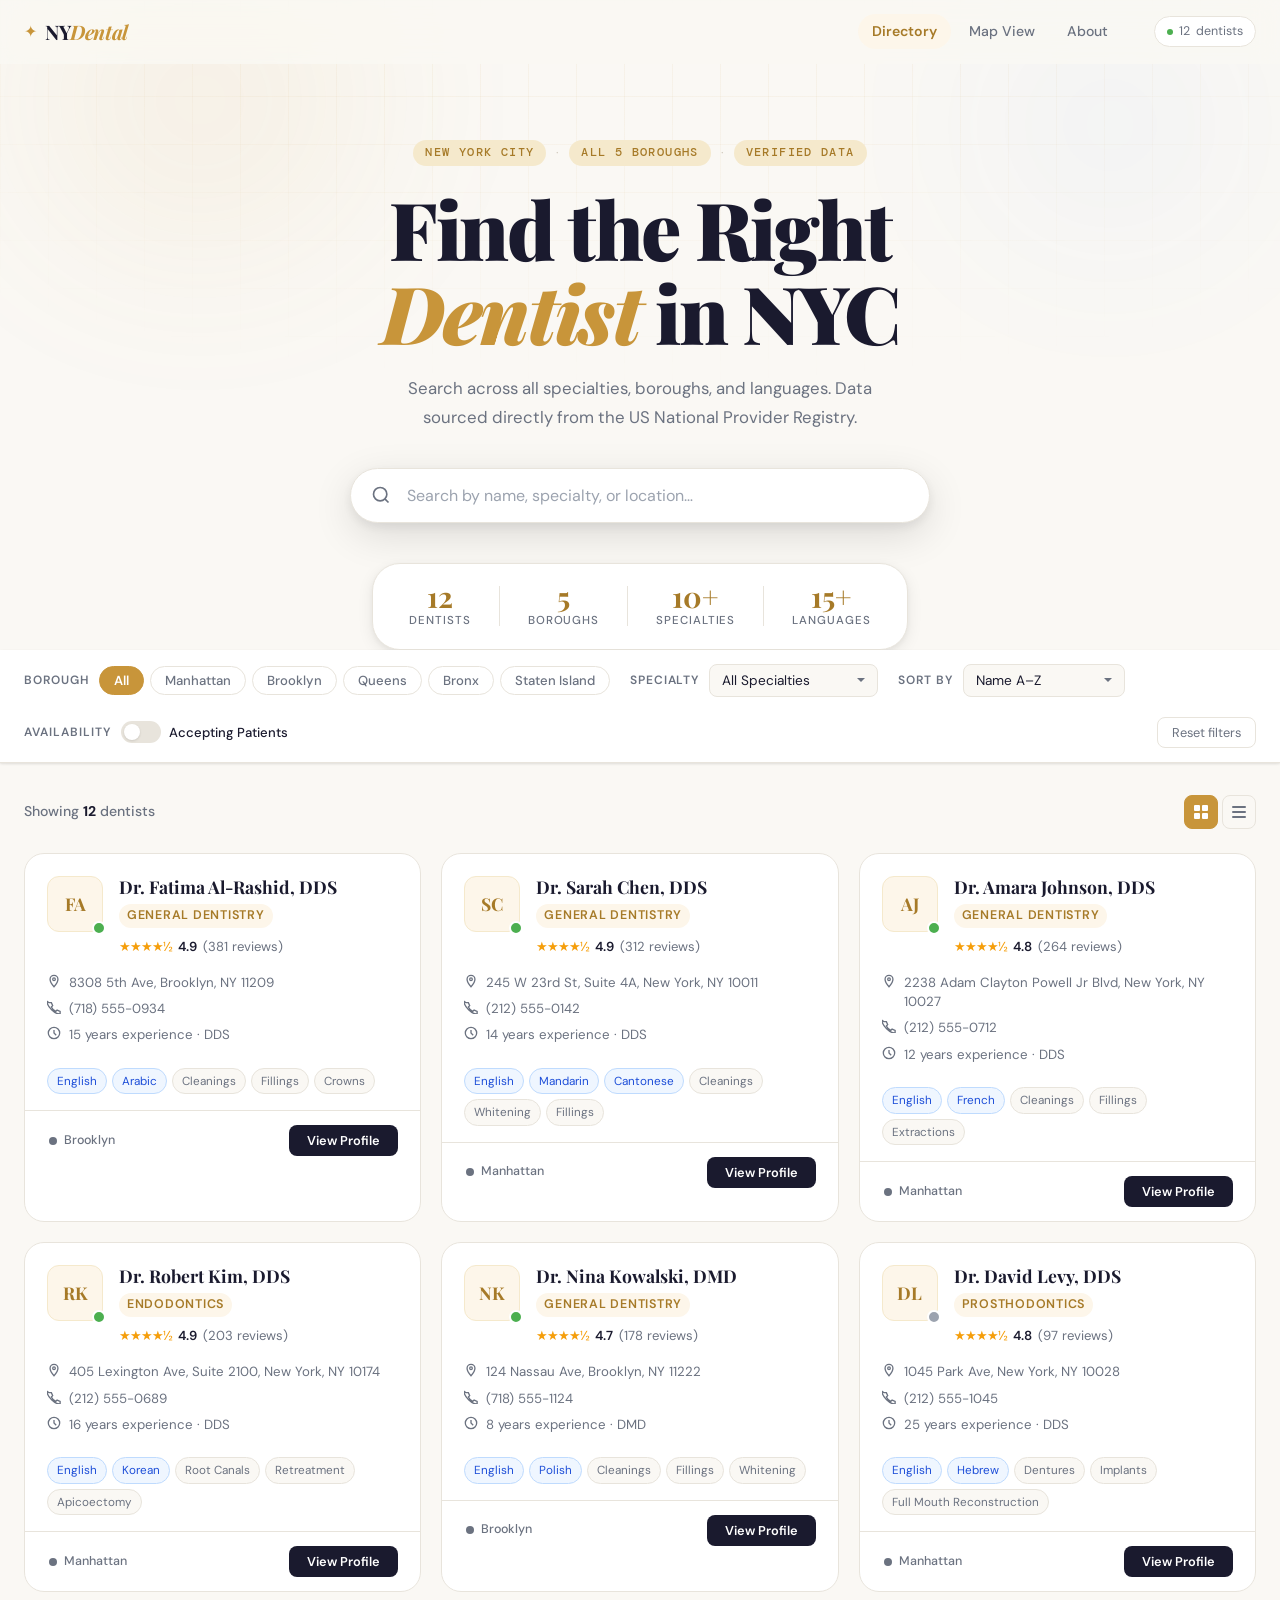
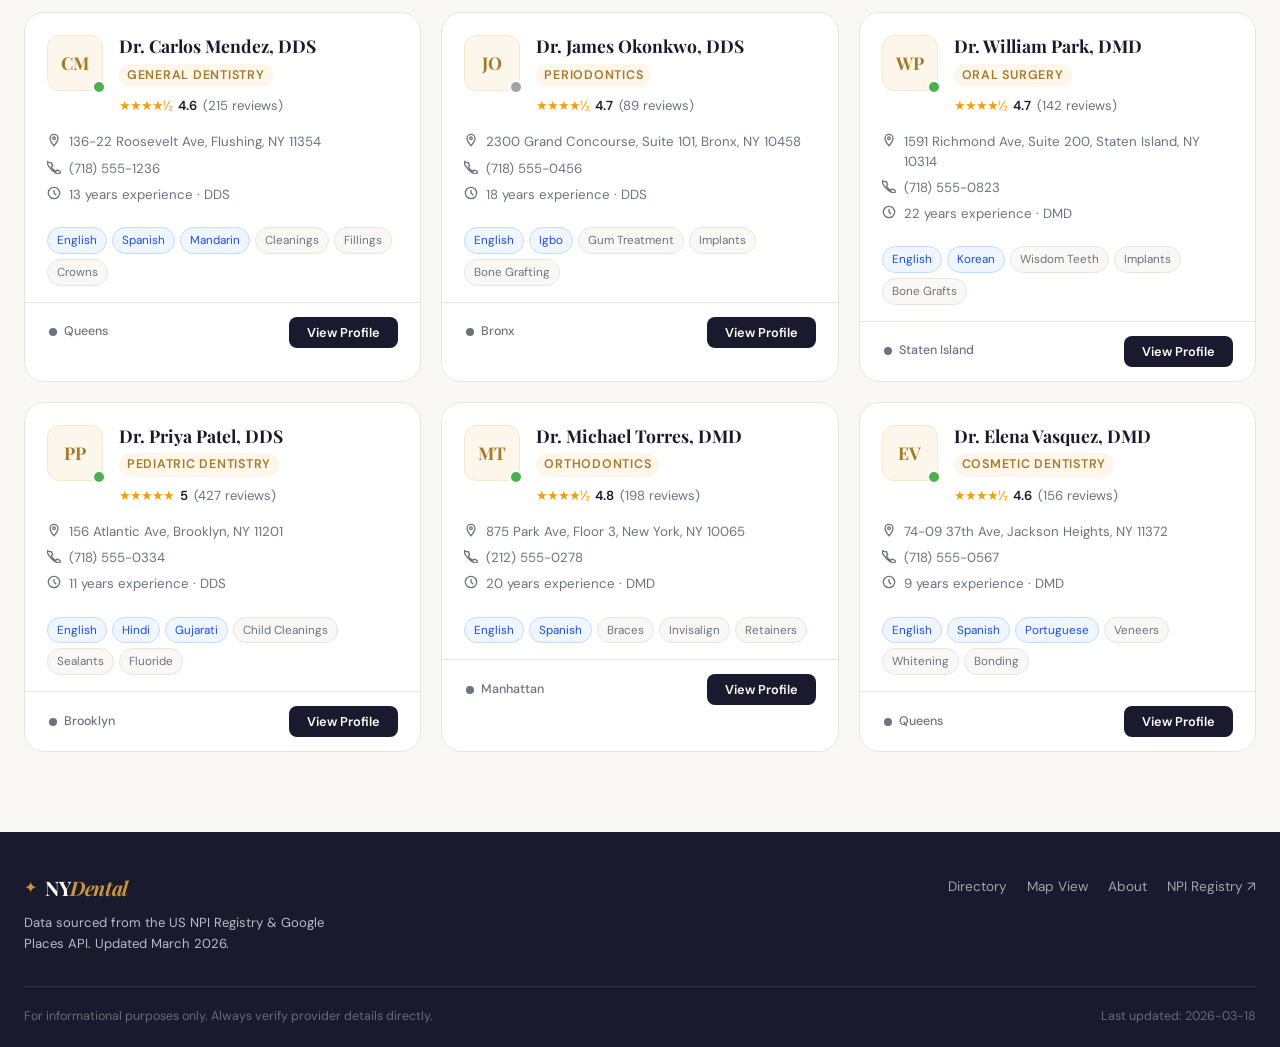
<file: index.html>
<!DOCTYPE html>
<html lang="en">
<head>
  <meta charset="UTF-8" />
  <meta name="viewport" content="width=device-width, initial-scale=1.0" />
  <title>NY Dental Directory — Find Your Dentist</title>
  <link rel="preconnect" href="https://fonts.googleapis.com" />
  <link rel="preconnect" href="https://fonts.gstatic.com" crossorigin />
  <link href="https://fonts.googleapis.com/css2?family=Playfair+Display:wght@400;700;900&family=DM+Sans:wght@300;400;500;600&family=DM+Mono:wght@400;500&display=swap" rel="stylesheet" />
  <link rel="stylesheet" href="style.css" />
</head>
<body>

  <!-- ── NAV ─────────────────────────────────────────────────────────── -->
  <nav class="nav" id="nav">
    <div class="nav-inner">
      <a href="index.html" class="nav-logo">
        <span class="logo-icon">✦</span>
        <span class="logo-text">NY<em>Dental</em></span>
      </a>
      <div class="nav-links">
        <a href="index.html" class="nav-link active">Directory</a>
        <a href="map.html" class="nav-link">Map View</a>
        <a href="about.html" class="nav-link">About</a>
      </div>
      <div class="nav-badge">
        <span class="badge-dot"></span>
        <span id="total-count">—</span> dentists
      </div>
    </div>
  </nav>

  <!-- ── HERO ────────────────────────────────────────────────────────── -->
  <header class="hero">
    <div class="hero-bg">
      <div class="hero-grid"></div>
      <div class="hero-blob hero-blob-1"></div>
      <div class="hero-blob hero-blob-2"></div>
    </div>
    <div class="hero-content">
      <div class="hero-eyebrow">
        <span class="eyebrow-tag">New York City</span>
        <span class="eyebrow-divider">·</span>
        <span class="eyebrow-tag">All 5 Boroughs</span>
        <span class="eyebrow-divider">·</span>
        <span class="eyebrow-tag">Verified Data</span>
      </div>
      <h1 class="hero-title">
        Find the Right<br />
        <em>Dentist</em> in NYC
      </h1>
      <p class="hero-sub">Search across all specialties, boroughs, and languages. Data sourced directly from the US National Provider Registry.</p>
      <div class="hero-search-wrap">
        <div class="search-box">
          <svg class="search-icon" viewBox="0 0 24 24" fill="none" stroke="currentColor" stroke-width="2"><circle cx="11" cy="11" r="8"/><path d="m21 21-4.35-4.35"/></svg>
          <input type="text" id="search-input" placeholder="Search by name, specialty, or location…" autocomplete="off" />
          <button class="search-clear" id="search-clear" aria-label="Clear search">×</button>
        </div>
      </div>
    </div>
    <div class="hero-stats">
      <div class="stat-item">
        <span class="stat-num" id="stat-total">—</span>
        <span class="stat-label">Dentists</span>
      </div>
      <div class="stat-divider"></div>
      <div class="stat-item">
        <span class="stat-num">5</span>
        <span class="stat-label">Boroughs</span>
      </div>
      <div class="stat-divider"></div>
      <div class="stat-item">
        <span class="stat-num">10+</span>
        <span class="stat-label">Specialties</span>
      </div>
      <div class="stat-divider"></div>
      <div class="stat-item">
        <span class="stat-num">15+</span>
        <span class="stat-label">Languages</span>
      </div>
    </div>
  </header>

  <!-- ── FILTER BAR ───────────────────────────────────────────────────── -->
  <section class="filter-bar" id="filter-bar">
    <div class="filter-inner">
      <div class="filter-group">
        <label class="filter-label">Borough</label>
        <div class="pill-group" id="filter-borough">
          <button class="pill active" data-value="">All</button>
          <button class="pill" data-value="Manhattan">Manhattan</button>
          <button class="pill" data-value="Brooklyn">Brooklyn</button>
          <button class="pill" data-value="Queens">Queens</button>
          <button class="pill" data-value="Bronx">Bronx</button>
          <button class="pill" data-value="Staten Island">Staten Island</button>
        </div>
      </div>
      <div class="filter-group">
        <label class="filter-label">Specialty</label>
        <select class="filter-select" id="filter-specialty">
          <option value="">All Specialties</option>
        </select>
      </div>
      <div class="filter-group">
        <label class="filter-label">Sort By</label>
        <select class="filter-select" id="filter-sort">
          <option value="name">Name A–Z</option>
          <option value="rating">Highest Rated</option>
          <option value="experience">Most Experienced</option>
          <option value="reviews">Most Reviews</option>
        </select>
      </div>
      <div class="filter-group">
        <label class="filter-label">Availability</label>
        <label class="toggle-wrap">
          <input type="checkbox" id="filter-accepting" />
          <span class="toggle"></span>
          <span class="toggle-label">Accepting Patients</span>
        </label>
      </div>
      <button class="filter-reset" id="filter-reset">Reset filters</button>
    </div>
  </section>

  <!-- ── RESULTS ──────────────────────────────────────────────────────── -->
  <main class="main-content">
    <div class="results-header">
      <p class="results-count" id="results-count">Loading…</p>
      <div class="view-toggle">
        <button class="view-btn active" id="view-grid" title="Grid view">
          <svg viewBox="0 0 16 16" fill="currentColor"><rect x="1" y="1" width="6" height="6" rx="1"/><rect x="9" y="1" width="6" height="6" rx="1"/><rect x="1" y="9" width="6" height="6" rx="1"/><rect x="9" y="9" width="6" height="6" rx="1"/></svg>
        </button>
        <button class="view-btn" id="view-list" title="List view">
          <svg viewBox="0 0 16 16" fill="currentColor"><rect x="1" y="2" width="14" height="2" rx="1"/><rect x="1" y="7" width="14" height="2" rx="1"/><rect x="1" y="12" width="14" height="2" rx="1"/></svg>
        </button>
      </div>
    </div>

    <div class="cards-grid" id="cards-container">
      <!-- Cards injected by JS -->
    </div>

    <div class="no-results hidden" id="no-results">
      <div class="no-results-icon">🦷</div>
      <h3>No dentists found</h3>
      <p>Try adjusting your filters or search term.</p>
      <button class="btn-outline" id="no-results-reset">Clear all filters</button>
    </div>

    <div class="loader" id="loader">
      <div class="loader-teeth">
        <div class="tooth"></div>
        <div class="tooth"></div>
        <div class="tooth"></div>
      </div>
      <p>Loading dentists…</p>
    </div>
  </main>

  <!-- ── MODAL ────────────────────────────────────────────────────────── -->
  <div class="modal-overlay" id="modal-overlay">
    <div class="modal" id="modal">
      <button class="modal-close" id="modal-close" aria-label="Close">×</button>
      <div class="modal-body" id="modal-body">
        <!-- Populated by JS -->
      </div>
    </div>
  </div>

  <!-- ── FOOTER ───────────────────────────────────────────────────────── -->
  <footer class="footer">
    <div class="footer-inner">
      <div class="footer-left">
        <span class="nav-logo"><span class="logo-icon">✦</span><span class="logo-text">NY<em>Dental</em></span></span>
        <p>Data sourced from the US NPI Registry &amp; Google Places API. Updated March 2026.</p>
      </div>
      <div class="footer-links">
        <a href="index.html">Directory</a>
        <a href="map.html">Map View</a>
        <a href="about.html">About</a>
        <a href="https://npiregistry.cms.hhs.gov" target="_blank" rel="noopener">NPI Registry ↗</a>
      </div>
    </div>
    <div class="footer-bottom">
      <span>For informational purposes only. Always verify provider details directly.</span>
      <span id="footer-updated"></span>
    </div>
  </footer>

  <script src="app.js"></script>
</body>
</html>
</file>
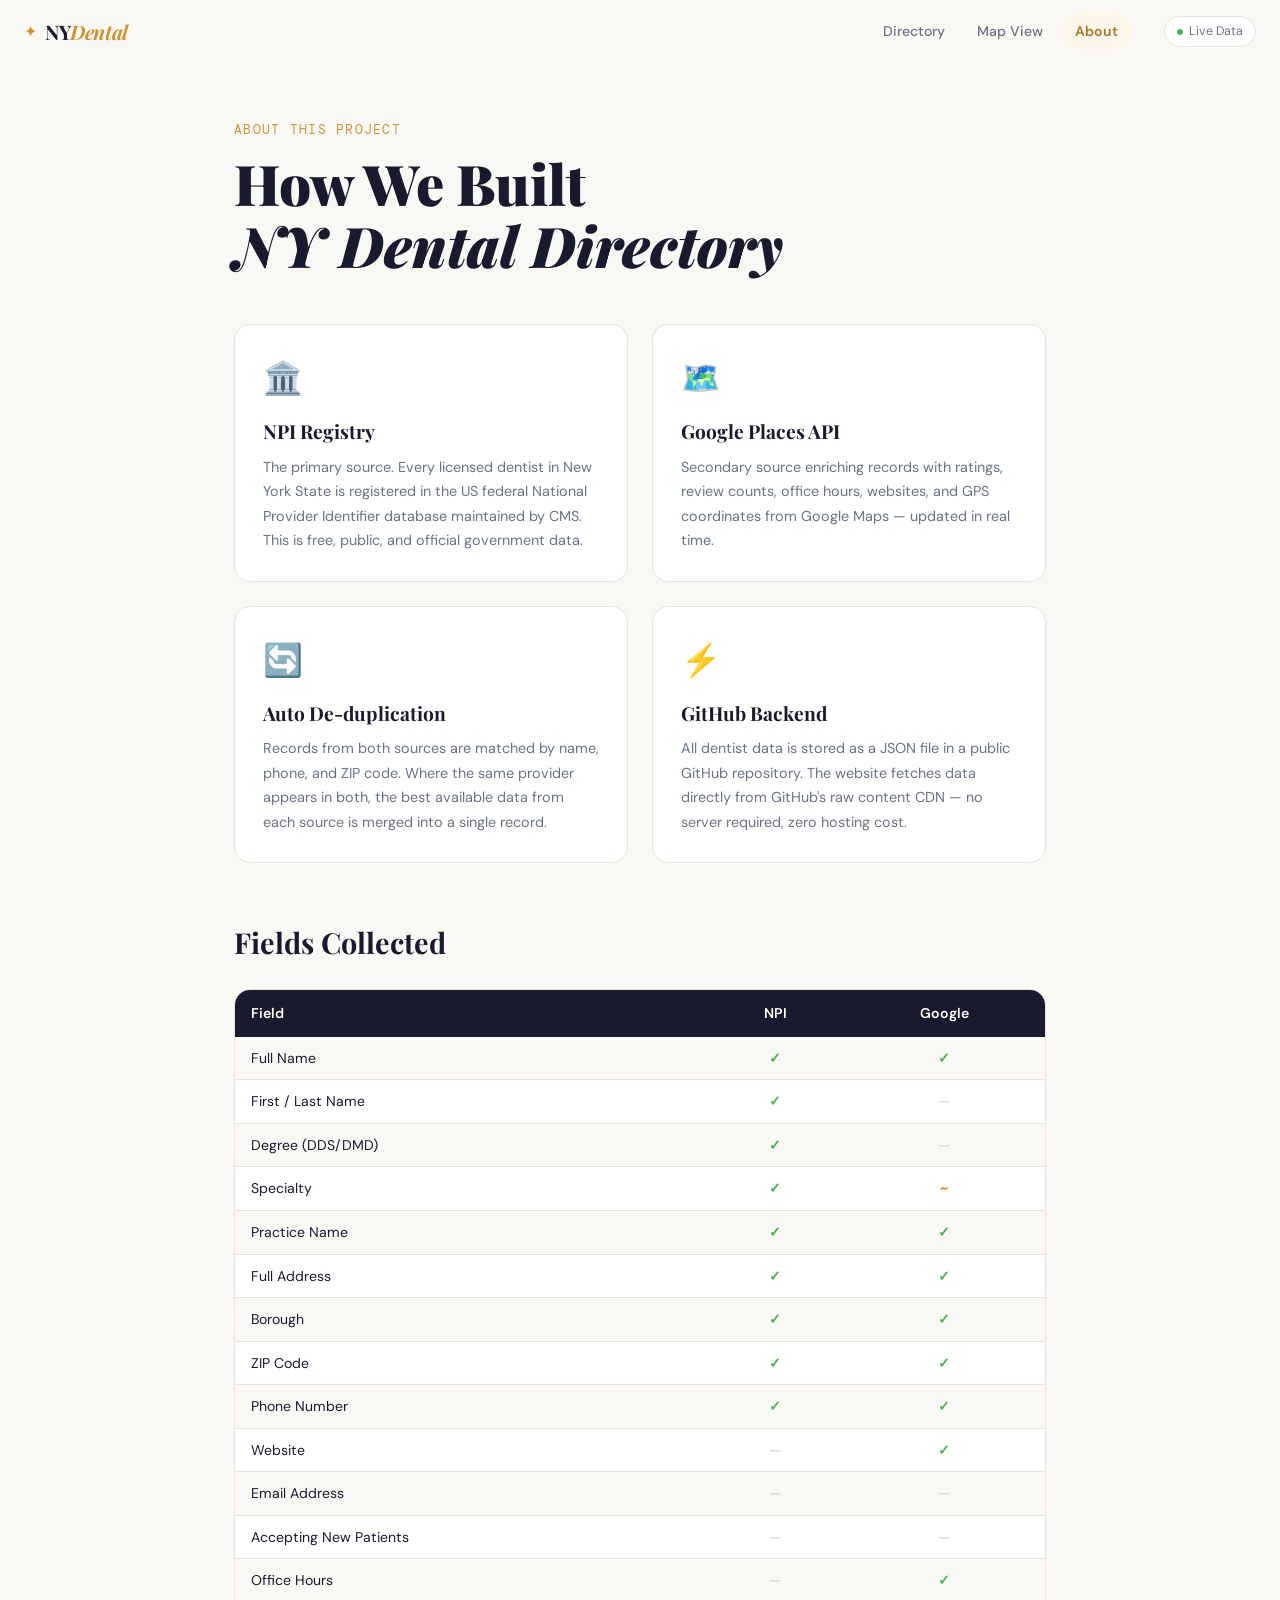
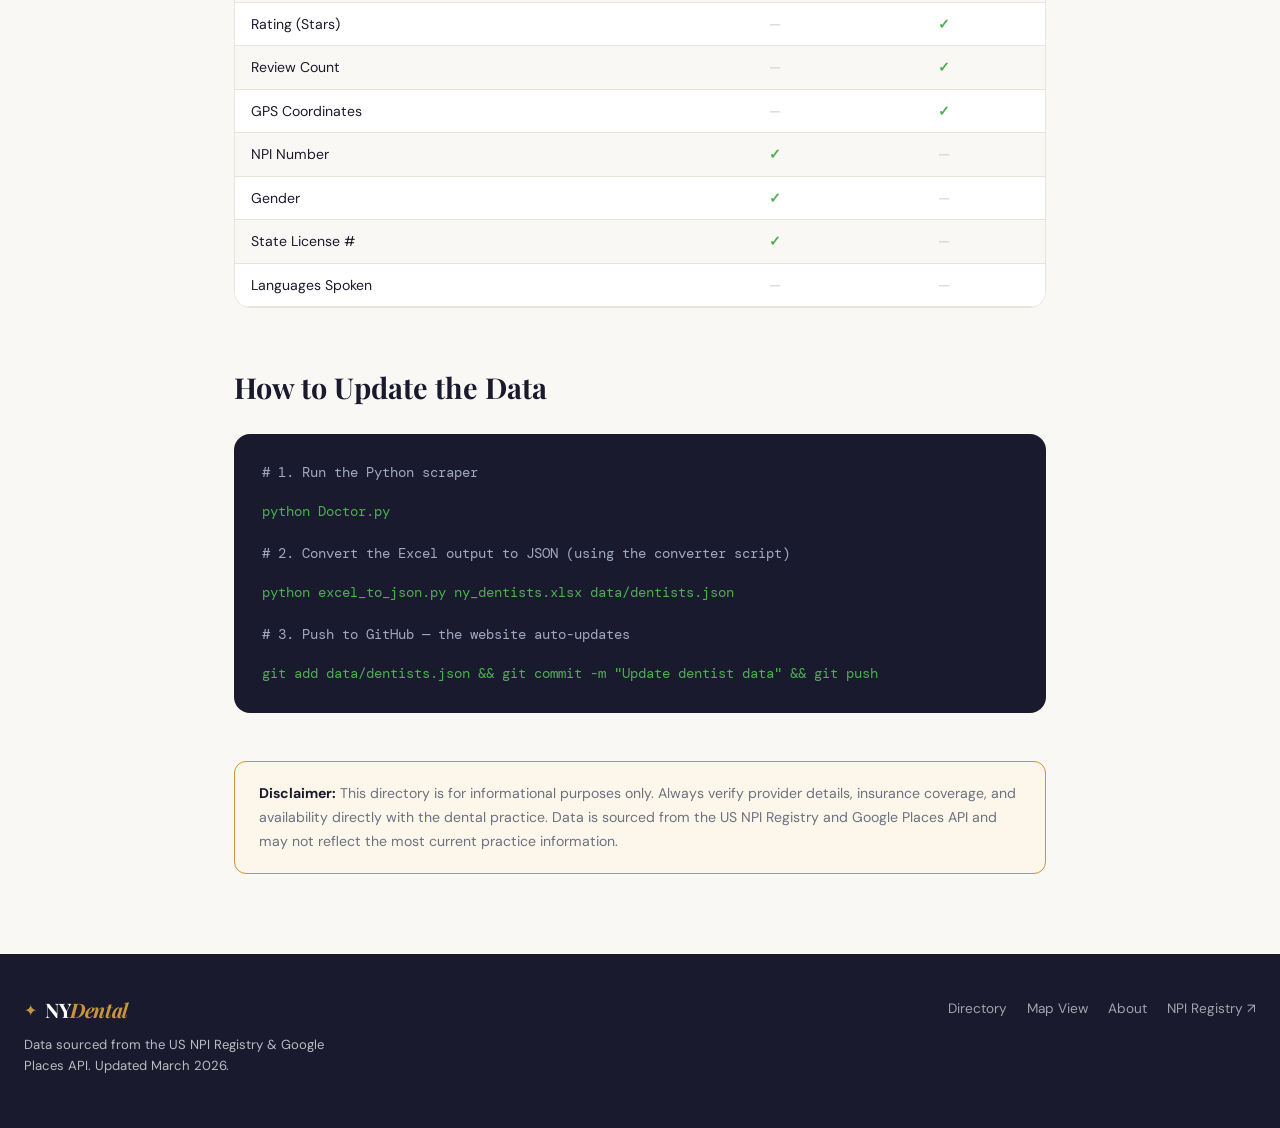
<file: about.html>
<!DOCTYPE html>
<html lang="en">
<head>
  <meta charset="UTF-8" />
  <meta name="viewport" content="width=device-width, initial-scale=1.0" />
  <title>About — NY Dental Directory</title>
  <link rel="preconnect" href="https://fonts.googleapis.com" />
  <link rel="preconnect" href="https://fonts.gstatic.com" crossorigin />
  <link href="https://fonts.googleapis.com/css2?family=Playfair+Display:wght@400;700;900&family=DM+Sans:wght@300;400;500;600&family=DM+Mono:wght@400;500&display=swap" rel="stylesheet" />
  <link rel="stylesheet" href="style.css" />
</head>
<body>

  <nav class="nav" id="nav">
    <div class="nav-inner">
      <a href="index.html" class="nav-logo">
        <span class="logo-icon">✦</span>
        <span class="logo-text">NY<em>Dental</em></span>
      </a>
      <div class="nav-links">
        <a href="index.html" class="nav-link">Directory</a>
        <a href="map.html" class="nav-link">Map View</a>
        <a href="about.html" class="nav-link active">About</a>
      </div>
      <div class="nav-badge">
        <span class="badge-dot"></span>Live Data
      </div>
    </div>
  </nav>

  <main style="max-width:860px; margin:0 auto; padding:120px 24px 80px;">
    <div style="margin-bottom:48px;">
      <p style="font-family:var(--font-mono); font-size:0.8rem; color:var(--accent); letter-spacing:0.1em; margin-bottom:12px;">ABOUT THIS PROJECT</p>
      <h1 style="font-family:var(--font-display); font-size:clamp(2rem,5vw,3.5rem); font-weight:900; color:var(--ink); line-height:1.1;">How We Built<br/><em>NY Dental Directory</em></h1>
    </div>

    <div class="about-grid" style="display:grid; grid-template-columns:1fr 1fr; gap:24px; margin-bottom:56px;">
      <div class="about-card" style="background:var(--surface); border:1px solid var(--border); border-radius:16px; padding:28px;">
        <div style="font-size:2rem; margin-bottom:12px;">🏛️</div>
        <h3 style="font-family:var(--font-display); font-size:1.2rem; color:var(--ink); margin-bottom:8px;">NPI Registry</h3>
        <p style="font-size:0.9rem; color:var(--muted); line-height:1.7;">The primary source. Every licensed dentist in New York State is registered in the US federal National Provider Identifier database maintained by CMS. This is free, public, and official government data.</p>
      </div>
      <div class="about-card" style="background:var(--surface); border:1px solid var(--border); border-radius:16px; padding:28px;">
        <div style="font-size:2rem; margin-bottom:12px;">🗺️</div>
        <h3 style="font-family:var(--font-display); font-size:1.2rem; color:var(--ink); margin-bottom:8px;">Google Places API</h3>
        <p style="font-size:0.9rem; color:var(--muted); line-height:1.7;">Secondary source enriching records with ratings, review counts, office hours, websites, and GPS coordinates from Google Maps — updated in real time.</p>
      </div>
      <div class="about-card" style="background:var(--surface); border:1px solid var(--border); border-radius:16px; padding:28px;">
        <div style="font-size:2rem; margin-bottom:12px;">🔄</div>
        <h3 style="font-family:var(--font-display); font-size:1.2rem; color:var(--ink); margin-bottom:8px;">Auto De-duplication</h3>
        <p style="font-size:0.9rem; color:var(--muted); line-height:1.7;">Records from both sources are matched by name, phone, and ZIP code. Where the same provider appears in both, the best available data from each source is merged into a single record.</p>
      </div>
      <div class="about-card" style="background:var(--surface); border:1px solid var(--border); border-radius:16px; padding:28px;">
        <div style="font-size:2rem; margin-bottom:12px;">⚡</div>
        <h3 style="font-family:var(--font-display); font-size:1.2rem; color:var(--ink); margin-bottom:8px;">GitHub Backend</h3>
        <p style="font-size:0.9rem; color:var(--muted); line-height:1.7;">All dentist data is stored as a JSON file in a public GitHub repository. The website fetches data directly from GitHub's raw content CDN — no server required, zero hosting cost.</p>
      </div>
    </div>

    <h2 style="font-family:var(--font-display); font-size:1.8rem; color:var(--ink); margin-bottom:24px;">Fields Collected</h2>
    <div style="background:var(--surface); border:1px solid var(--border); border-radius:16px; overflow:hidden; margin-bottom:56px;">
      <table style="width:100%; border-collapse:collapse; font-size:0.88rem;">
        <thead>
          <tr style="background:var(--ink); color:white;">
            <th style="padding:12px 16px; text-align:left; font-weight:600;">Field</th>
            <th style="padding:12px 16px; text-align:center; font-weight:600;">NPI</th>
            <th style="padding:12px 16px; text-align:center; font-weight:600;">Google</th>
          </tr>
        </thead>
        <tbody id="fields-table">
          <!-- Populated by JS -->
        </tbody>
      </table>
    </div>

    <h2 style="font-family:var(--font-display); font-size:1.8rem; color:var(--ink); margin-bottom:24px;">How to Update the Data</h2>
    <div style="background:#1a1a2e; border-radius:16px; padding:28px; margin-bottom:48px;">
      <p style="color:#a0a8c0; font-size:0.85rem; margin-bottom:16px; font-family:var(--font-mono);"># 1. Run the Python scraper</p>
      <p style="color:#4CAF50; font-family:var(--font-mono); font-size:0.9rem; margin-bottom:20px;">python Doctor.py</p>
      <p style="color:#a0a8c0; font-size:0.85rem; margin-bottom:16px; font-family:var(--font-mono);"># 2. Convert the Excel output to JSON (using the converter script)</p>
      <p style="color:#4CAF50; font-family:var(--font-mono); font-size:0.9rem; margin-bottom:20px;">python excel_to_json.py ny_dentists.xlsx data/dentists.json</p>
      <p style="color:#a0a8c0; font-size:0.85rem; margin-bottom:16px; font-family:var(--font-mono);"># 3. Push to GitHub — the website auto-updates</p>
      <p style="color:#4CAF50; font-family:var(--font-mono); font-size:0.9rem;">git add data/dentists.json && git commit -m "Update dentist data" && git push</p>
    </div>

    <div style="background:var(--accent-pale); border:1px solid var(--accent); border-radius:12px; padding:20px 24px; font-size:0.88rem; color:var(--muted); line-height:1.7;">
      <strong style="color:var(--ink);">Disclaimer:</strong> This directory is for informational purposes only. Always verify provider details, insurance coverage, and availability directly with the dental practice. Data is sourced from the US NPI Registry and Google Places API and may not reflect the most current practice information.
    </div>
  </main>

  <footer class="footer">
    <div class="footer-inner">
      <div class="footer-left">
        <span class="nav-logo"><span class="logo-icon">✦</span><span class="logo-text">NY<em>Dental</em></span></span>
        <p>Data sourced from the US NPI Registry &amp; Google Places API. Updated March 2026.</p>
      </div>
      <div class="footer-links">
        <a href="index.html">Directory</a>
        <a href="map.html">Map View</a>
        <a href="about.html">About</a>
        <a href="https://npiregistry.cms.hhs.gov" target="_blank" rel="noopener">NPI Registry ↗</a>
      </div>
    </div>
  </footer>

  <script>
    const fields = [
      ["Full Name", true, true], ["First / Last Name", true, false],
      ["Degree (DDS/DMD)", true, false], ["Specialty", true, "partial"],
      ["Practice Name", true, true], ["Full Address", true, true],
      ["Borough", true, true], ["ZIP Code", true, true],
      ["Phone Number", true, true], ["Website", false, true],
      ["Email Address", false, false], ["Accepting New Patients", false, false],
      ["Office Hours", false, true], ["Rating (Stars)", false, true],
      ["Review Count", false, true], ["GPS Coordinates", false, true],
      ["NPI Number", true, false], ["Gender", true, false],
      ["State License #", true, false], ["Languages Spoken", false, false],
    ];
    const tbody = document.getElementById('fields-table');
    fields.forEach(([name, npi, goo], i) => {
      const tick = v => v === true ? '<span style="color:#4CAF50;font-weight:700;">✓</span>'
        : v === 'partial' ? '<span style="color:#E67E22;font-weight:700;">~</span>'
        : '<span style="color:#ccc;">—</span>';
      tbody.innerHTML += `<tr style="background:${i%2===0?'var(--bg)':'var(--surface)'}; border-bottom:1px solid var(--border);">
        <td style="padding:10px 16px; color:var(--ink);">${name}</td>
        <td style="padding:10px 16px; text-align:center;">${tick(npi)}</td>
        <td style="padding:10px 16px; text-align:center;">${tick(goo)}</td>
      </tr>`;
    });

    // Scroll nav
    window.addEventListener('scroll', () => {
      document.getElementById('nav').classList.toggle('scrolled', window.scrollY > 20);
    });
  </script>
</body>
</html>
</file>
<file: style.css>
/* ══════════════════════════════════════════════════════════════════
   NY Dental Directory — Stylesheet
   Aesthetic: Refined editorial · Warm ivory · Gold accent · Serif display
   ══════════════════════════════════════════════════════════════════ */

/* ── Reset & Variables ─────────────────────────────────────────── */
*, *::before, *::after { box-sizing: border-box; margin: 0; padding: 0; }

:root {
  --font-display: 'Playfair Display', Georgia, serif;
  --font-body:    'DM Sans', sans-serif;
  --font-mono:    'DM Mono', monospace;

  --ink:          #1a1a2e;
  --ink-soft:     #2d2d44;
  --muted:        #6b7280;
  --muted-light:  #9ca3af;
  --bg:           #faf8f4;
  --surface:      #ffffff;
  --border:       #e8e4dc;
  --border-dark:  #d1cbbe;

  --accent:       #C8953A;
  --accent-dark:  #A67A28;
  --accent-pale:  #fdf6ea;
  --accent-light: #f5e9cc;

  --green:        #4CAF50;
  --red:          #ef4444;
  --blue:         #3B82F6;

  --radius-sm:    8px;
  --radius-md:    12px;
  --radius-lg:    20px;
  --radius-xl:    28px;

  --shadow-sm:    0 1px 3px rgba(0,0,0,0.07), 0 1px 2px rgba(0,0,0,0.05);
  --shadow-md:    0 4px 16px rgba(0,0,0,0.08), 0 2px 6px rgba(0,0,0,0.05);
  --shadow-lg:    0 12px 40px rgba(0,0,0,0.12), 0 4px 12px rgba(0,0,0,0.07);
  --shadow-xl:    0 24px 64px rgba(0,0,0,0.16);
}

html { scroll-behavior: smooth; }

body {
  font-family: var(--font-body);
  background: var(--bg);
  color: var(--ink);
  line-height: 1.6;
  -webkit-font-smoothing: antialiased;
}

/* ── Navigation ────────────────────────────────────────────────── */
.nav {
  position: fixed; top: 0; left: 0; right: 0; z-index: 1000;
  height: 64px;
  background: rgba(250, 248, 244, 0.85);
  backdrop-filter: blur(12px) saturate(180%);
  -webkit-backdrop-filter: blur(12px);
  border-bottom: 1px solid transparent;
  transition: all 0.3s ease;
}
.nav.scrolled {
  border-bottom-color: var(--border);
  background: rgba(250, 248, 244, 0.96);
  box-shadow: var(--shadow-sm);
}
.nav-inner {
  max-width: 1320px; margin: 0 auto;
  height: 100%; padding: 0 24px;
  display: flex; align-items: center; gap: 32px;
}
.nav-logo {
  display: flex; align-items: center; gap: 8px;
  text-decoration: none; flex-shrink: 0;
}
.logo-icon { font-size: 1rem; color: var(--accent); }
.logo-text {
  font-family: var(--font-display); font-size: 1.25rem;
  font-weight: 700; color: var(--ink); letter-spacing: -0.02em;
}
.logo-text em { font-style: italic; color: var(--accent); }
.nav-links {
  display: flex; gap: 4px; margin-left: auto;
}
.nav-link {
  padding: 6px 14px; border-radius: 100px; font-size: 0.88rem;
  font-weight: 500; color: var(--muted); text-decoration: none;
  transition: all 0.18s ease;
}
.nav-link:hover { color: var(--ink); background: var(--border); }
.nav-link.active { color: var(--accent-dark); background: var(--accent-pale); font-weight: 600; }
.nav-badge {
  display: flex; align-items: center; gap: 6px;
  font-size: 0.78rem; color: var(--muted); white-space: nowrap;
  padding: 5px 12px; border: 1px solid var(--border);
  border-radius: 100px; background: var(--surface);
}
.badge-dot {
  width: 6px; height: 6px; border-radius: 50%;
  background: var(--green); animation: pulse 2s infinite;
}
@keyframes pulse {
  0%,100% { opacity: 1; }
  50% { opacity: 0.4; }
}

/* ── Hero ──────────────────────────────────────────────────────── */
.hero {
  position: relative; padding: 140px 24px 0;
  overflow: hidden; min-height: 580px;
  display: flex; flex-direction: column; align-items: center;
}
.hero-bg {
  position: absolute; inset: 0; pointer-events: none; z-index: 0;
}
.hero-grid {
  position: absolute; inset: 0;
  background-image:
    linear-gradient(rgba(200,149,58,0.06) 1px, transparent 1px),
    linear-gradient(90deg, rgba(200,149,58,0.06) 1px, transparent 1px);
  background-size: 48px 48px;
  mask-image: radial-gradient(ellipse 80% 60% at 50% 0%, black 30%, transparent 100%);
}
.hero-blob {
  position: absolute; border-radius: 50%; filter: blur(80px); opacity: 0.35;
}
.hero-blob-1 {
  width: 600px; height: 400px; top: -100px; left: -100px;
  background: radial-gradient(circle, rgba(200,149,58,0.3) 0%, transparent 70%);
  animation: blobFloat 8s ease-in-out infinite;
}
.hero-blob-2 {
  width: 500px; height: 350px; top: -50px; right: -80px;
  background: radial-gradient(circle, rgba(59,130,246,0.15) 0%, transparent 70%);
  animation: blobFloat 10s ease-in-out infinite reverse;
}
@keyframes blobFloat {
  0%,100% { transform: translateY(0) scale(1); }
  50% { transform: translateY(-30px) scale(1.05); }
}
.hero-content {
  position: relative; z-index: 1; text-align: center;
  max-width: 760px; width: 100%;
}
.hero-eyebrow {
  display: flex; align-items: center; justify-content: center;
  gap: 10px; margin-bottom: 20px; flex-wrap: wrap;
}
.eyebrow-tag {
  font-family: var(--font-mono); font-size: 0.72rem; font-weight: 500;
  letter-spacing: 0.12em; text-transform: uppercase;
  color: var(--accent-dark); background: var(--accent-light);
  padding: 4px 12px; border-radius: 100px;
}
.eyebrow-divider { color: var(--border-dark); font-size: 0.8rem; }
.hero-title {
  font-family: var(--font-display); font-size: clamp(2.8rem, 7vw, 5rem);
  font-weight: 900; line-height: 1.05; color: var(--ink);
  letter-spacing: -0.03em; margin-bottom: 20px;
}
.hero-title em { color: var(--accent); font-style: italic; }
.hero-sub {
  font-size: 1.05rem; color: var(--muted); max-width: 520px;
  margin: 0 auto 36px; line-height: 1.7;
}
.hero-search-wrap { margin-bottom: 0; }
.search-box {
  position: relative; max-width: 580px; margin: 0 auto;
  display: flex; align-items: center;
  background: var(--surface); border: 1.5px solid var(--border);
  border-radius: 100px; box-shadow: var(--shadow-lg);
  transition: all 0.2s ease; overflow: hidden;
}
.search-box:focus-within {
  border-color: var(--accent); box-shadow: var(--shadow-lg), 0 0 0 3px var(--accent-light);
}
.search-icon {
  width: 20px; height: 20px; margin: 0 4px 0 20px;
  color: var(--muted); flex-shrink: 0;
}
.search-box input {
  flex: 1; padding: 16px 12px; border: none; outline: none;
  font-family: var(--font-body); font-size: 1rem; background: transparent;
  color: var(--ink);
}
.search-box input::placeholder { color: var(--muted-light); }
.search-clear {
  width: 32px; height: 32px; margin-right: 8px;
  border: none; background: var(--border); border-radius: 50%; cursor: pointer;
  font-size: 1rem; color: var(--muted); display: none;
  align-items: center; justify-content: center; transition: all 0.15s;
}
.search-clear:hover { background: var(--accent); color: white; }
.search-clear.visible { display: flex; }

.hero-stats {
  position: relative; z-index: 1;
  display: flex; align-items: center; gap: 0;
  background: var(--surface); border: 1px solid var(--border);
  border-radius: var(--radius-xl); padding: 0 8px;
  margin: 40px auto 0; width: fit-content;
  box-shadow: var(--shadow-md);
}
.stat-item {
  display: flex; flex-direction: column; align-items: center;
  padding: 18px 28px; gap: 2px;
}
.stat-num {
  font-family: var(--font-display); font-size: 1.8rem;
  font-weight: 700; color: var(--accent-dark); line-height: 1;
}
.stat-label {
  font-size: 0.72rem; color: var(--muted); text-transform: uppercase;
  letter-spacing: 0.08em; font-weight: 500;
}
.stat-divider {
  width: 1px; height: 40px; background: var(--border); flex-shrink: 0;
}

/* ── Filter Bar ────────────────────────────────────────────────── */
.filter-bar {
  position: sticky; top: 64px; z-index: 90;
  background: var(--surface); border-bottom: 1px solid var(--border);
  box-shadow: var(--shadow-sm);
}
.filter-inner {
  max-width: 1320px; margin: 0 auto; padding: 14px 24px;
  display: flex; align-items: center; gap: 20px; flex-wrap: wrap;
}
.filter-group { display: flex; align-items: center; gap: 10px; }
.filter-label {
  font-size: 0.75rem; font-weight: 600; color: var(--muted);
  text-transform: uppercase; letter-spacing: 0.08em; white-space: nowrap;
}
.pill-group { display: flex; gap: 6px; flex-wrap: wrap; }
.pill {
  padding: 5px 14px; border-radius: 100px; border: 1px solid var(--border);
  background: transparent; font-family: var(--font-body); font-size: 0.82rem;
  font-weight: 500; color: var(--muted); cursor: pointer; transition: all 0.15s;
  white-space: nowrap;
}
.pill:hover { border-color: var(--accent); color: var(--accent-dark); }
.pill.active {
  background: var(--accent); border-color: var(--accent);
  color: white; font-weight: 600;
}
.filter-select {
  padding: 7px 32px 7px 12px; border: 1px solid var(--border);
  border-radius: var(--radius-sm); background: var(--bg);
  font-family: var(--font-body); font-size: 0.85rem; color: var(--ink);
  appearance: none; cursor: pointer; outline: none;
  background-image: url("data:image/svg+xml,%3Csvg xmlns='http://www.w3.org/2000/svg' viewBox='0 0 16 16'%3E%3Cpath fill='%236b7280' d='M4 6l4 4 4-4'/%3E%3C/svg%3E");
  background-repeat: no-repeat; background-position: right 8px center;
  background-size: 16px; transition: border-color 0.15s;
}
.filter-select:focus { border-color: var(--accent); }
.toggle-wrap { display: flex; align-items: center; gap: 8px; cursor: pointer; }
.toggle-wrap input { display: none; }
.toggle {
  width: 40px; height: 22px; background: var(--border);
  border-radius: 100px; position: relative; transition: background 0.2s;
}
.toggle::after {
  content: ''; width: 16px; height: 16px; background: white;
  border-radius: 50%; position: absolute; top: 3px; left: 3px;
  transition: transform 0.2s; box-shadow: var(--shadow-sm);
}
.toggle-wrap input:checked + .toggle { background: var(--accent); }
.toggle-wrap input:checked + .toggle::after { transform: translateX(18px); }
.toggle-label { font-size: 0.82rem; font-weight: 500; color: var(--ink); white-space: nowrap; }
.filter-reset {
  margin-left: auto; padding: 6px 14px; border: 1px solid var(--border);
  border-radius: var(--radius-sm); background: transparent;
  font-family: var(--font-body); font-size: 0.8rem; color: var(--muted);
  cursor: pointer; transition: all 0.15s;
}
.filter-reset:hover { border-color: var(--red); color: var(--red); }

/* ── Main Content ───────────────────────────────────────────────── */
.main-content {
  max-width: 1320px; margin: 0 auto; padding: 32px 24px 80px;
}
.results-header {
  display: flex; align-items: center; justify-content: space-between;
  margin-bottom: 24px;
}
.results-count {
  font-size: 0.88rem; color: var(--muted); font-weight: 500;
}
.results-count strong { color: var(--ink); }
.view-toggle { display: flex; gap: 4px; }
.view-btn {
  width: 34px; height: 34px; border: 1px solid var(--border);
  border-radius: var(--radius-sm); background: transparent; cursor: pointer;
  display: flex; align-items: center; justify-content: center;
  color: var(--muted); transition: all 0.15s; padding: 7px;
}
.view-btn:hover { border-color: var(--accent); color: var(--accent); }
.view-btn.active { background: var(--accent); border-color: var(--accent); color: white; }
.view-btn svg { width: 16px; height: 16px; }

/* ── Cards Grid ────────────────────────────────────────────────── */
.cards-grid {
  display: grid;
  grid-template-columns: repeat(auto-fill, minmax(340px, 1fr));
  gap: 20px;
}
.cards-grid.list-view {
  grid-template-columns: 1fr;
  gap: 12px;
}

/* ── Dentist Card ───────────────────────────────────────────────── */
.dentist-card {
  background: var(--surface); border: 1px solid var(--border);
  border-radius: var(--radius-lg); overflow: hidden;
  transition: all 0.22s ease; cursor: pointer;
  animation: fadeInUp 0.4s ease both;
}
.dentist-card:hover {
  border-color: var(--accent); transform: translateY(-3px);
  box-shadow: var(--shadow-lg);
}
@keyframes fadeInUp {
  from { opacity: 0; transform: translateY(16px); }
  to   { opacity: 1; transform: translateY(0); }
}
.card-top {
  padding: 22px 22px 16px;
  display: flex; gap: 16px; align-items: flex-start;
}
.card-avatar {
  width: 56px; height: 56px; border-radius: var(--radius-md);
  background: var(--accent-pale); border: 1px solid var(--accent-light);
  display: flex; align-items: center; justify-content: center;
  font-family: var(--font-display); font-size: 1.1rem; font-weight: 700;
  color: var(--accent-dark); flex-shrink: 0;
  position: relative;
}
.card-avatar-status {
  position: absolute; bottom: -4px; right: -4px;
  width: 14px; height: 14px; border-radius: 50%; border: 2px solid var(--surface);
}
.card-avatar-status.accepting { background: var(--green); }
.card-avatar-status.full { background: var(--muted-light); }

.card-info { flex: 1; min-width: 0; }
.card-name {
  font-family: var(--font-display); font-size: 1.1rem; font-weight: 700;
  color: var(--ink); line-height: 1.2; margin-bottom: 4px;
  white-space: nowrap; overflow: hidden; text-overflow: ellipsis;
}
.card-specialty {
  font-size: 0.78rem; font-weight: 600; letter-spacing: 0.06em;
  text-transform: uppercase; color: var(--accent-dark);
  background: var(--accent-pale); padding: 2px 8px; border-radius: 100px;
  display: inline-block; margin-bottom: 8px;
}
.card-rating {
  display: flex; align-items: center; gap: 6px; font-size: 0.82rem;
}
.stars { color: #f59e0b; letter-spacing: -1px; }
.rating-num { font-weight: 600; color: var(--ink); }
.rating-count { color: var(--muted); }

.card-body { padding: 0 22px 16px; }
.card-row {
  display: flex; align-items: flex-start; gap: 8px;
  font-size: 0.83rem; color: var(--muted); margin-bottom: 7px;
}
.card-row-icon { width: 14px; flex-shrink: 0; margin-top: 1px; }
.card-row-text { flex: 1; line-height: 1.45; }

.card-tags {
  padding: 0 22px 16px; display: flex; flex-wrap: wrap; gap: 5px;
}
.card-tag {
  font-size: 0.73rem; padding: 3px 9px; border-radius: 100px;
  border: 1px solid var(--border); color: var(--muted);
  background: var(--bg); white-space: nowrap;
}
.card-tag.lang { background: #eff6ff; border-color: #bfdbfe; color: #1d4ed8; }

.card-footer {
  border-top: 1px solid var(--border);
  padding: 14px 22px;
  display: flex; align-items: center; justify-content: space-between;
}
.card-borough {
  font-size: 0.78rem; color: var(--muted); font-weight: 500;
  display: flex; align-items: center; gap: 5px;
}
.card-btn {
  padding: 7px 18px; background: var(--ink); color: white;
  border: none; border-radius: var(--radius-sm); font-family: var(--font-body);
  font-size: 0.8rem; font-weight: 600; cursor: pointer;
  transition: all 0.15s; text-decoration: none;
}
.card-btn:hover { background: var(--accent); }

/* List view card */
.cards-grid.list-view .dentist-card { border-radius: var(--radius-md); }
.cards-grid.list-view .card-top { padding: 16px 22px 12px; }
.cards-grid.list-view .card-body { padding-bottom: 12px; }
.cards-grid.list-view .card-tags { display: none; }

/* ── Loader ────────────────────────────────────────────────────── */
.loader {
  display: flex; flex-direction: column; align-items: center;
  padding: 80px 24px; gap: 20px;
}
.loader p { color: var(--muted); font-size: 0.9rem; }
.loader-teeth {
  display: flex; gap: 8px; align-items: flex-end;
}
.tooth {
  width: 18px; background: var(--accent);
  border-radius: 4px 4px 2px 2px; animation: toothBounce 0.8s ease-in-out infinite;
}
.tooth:nth-child(1) { height: 28px; animation-delay: 0s; }
.tooth:nth-child(2) { height: 20px; animation-delay: 0.15s; }
.tooth:nth-child(3) { height: 28px; animation-delay: 0.3s; }
@keyframes toothBounce {
  0%,100% { transform: scaleY(1); }
  50% { transform: scaleY(0.5); }
}

/* ── No Results ────────────────────────────────────────────────── */
.no-results {
  text-align: center; padding: 80px 24px;
}
.no-results.hidden { display: none; }
.no-results-icon { font-size: 3rem; margin-bottom: 16px; }
.no-results h3 { font-family: var(--font-display); font-size: 1.5rem; margin-bottom: 8px; }
.no-results p { color: var(--muted); margin-bottom: 20px; }
.btn-outline {
  padding: 10px 24px; border: 1.5px solid var(--accent);
  border-radius: var(--radius-sm); background: transparent;
  color: var(--accent-dark); font-family: var(--font-body);
  font-size: 0.9rem; font-weight: 600; cursor: pointer; transition: all 0.15s;
}
.btn-outline:hover { background: var(--accent); color: white; }

.hidden { display: none !important; }

/* ── Modal ─────────────────────────────────────────────────────── */
.modal-overlay {
  position: fixed; inset: 0; z-index: 2000;
  background: rgba(26,26,46,0.6); backdrop-filter: blur(6px);
  display: flex; align-items: center; justify-content: center; padding: 20px;
  opacity: 0; pointer-events: none; transition: opacity 0.25s ease;
}
.modal-overlay.open { opacity: 1; pointer-events: all; }
.modal {
  background: var(--surface); border-radius: var(--radius-xl);
  width: 100%; max-width: 680px; max-height: 90vh; overflow-y: auto;
  position: relative; box-shadow: var(--shadow-xl);
  transform: translateY(20px) scale(0.97);
  transition: transform 0.25s ease;
}
.modal-overlay.open .modal { transform: translateY(0) scale(1); }
.modal-close {
  position: absolute; top: 16px; right: 16px; z-index: 10;
  width: 36px; height: 36px; border: 1px solid var(--border);
  border-radius: 50%; background: var(--surface); cursor: pointer;
  font-size: 1.2rem; color: var(--muted); display: flex;
  align-items: center; justify-content: center; transition: all 0.15s;
}
.modal-close:hover { background: var(--ink); color: white; border-color: var(--ink); }

/* Modal content styles */
.modal-header {
  padding: 32px 32px 20px;
  border-bottom: 1px solid var(--border);
  display: flex; gap: 20px; align-items: flex-start;
}
.modal-avatar {
  width: 72px; height: 72px; border-radius: var(--radius-md);
  background: var(--accent-pale); border: 2px solid var(--accent-light);
  display: flex; align-items: center; justify-content: center;
  font-family: var(--font-display); font-size: 1.4rem; font-weight: 700;
  color: var(--accent-dark); flex-shrink: 0;
}
.modal-title-block { flex: 1; }
.modal-name {
  font-family: var(--font-display); font-size: 1.6rem; font-weight: 900;
  color: var(--ink); line-height: 1.1; margin-bottom: 6px;
}
.modal-specialty {
  font-size: 0.8rem; font-weight: 600; letter-spacing: 0.08em;
  text-transform: uppercase; color: var(--accent-dark);
  background: var(--accent-pale); padding: 3px 10px;
  border-radius: 100px; display: inline-block; margin-bottom: 10px;
}
.modal-rating { display: flex; align-items: center; gap: 8px; }
.modal-accepting {
  display: inline-flex; align-items: center; gap: 5px;
  font-size: 0.78rem; font-weight: 600; padding: 4px 12px;
  border-radius: 100px; margin-left: 8px;
}
.modal-accepting.yes { background: #dcfce7; color: #166534; }
.modal-accepting.no  { background: #f1f5f9; color: #64748b; }

.modal-section { padding: 20px 32px; border-bottom: 1px solid var(--border); }
.modal-section:last-child { border-bottom: none; }
.modal-section-title {
  font-family: var(--font-mono); font-size: 0.7rem; font-weight: 500;
  letter-spacing: 0.12em; text-transform: uppercase; color: var(--muted);
  margin-bottom: 14px;
}
.modal-info-grid {
  display: grid; grid-template-columns: 1fr 1fr; gap: 12px;
}
.modal-info-item {}
.modal-info-label { font-size: 0.73rem; color: var(--muted); margin-bottom: 2px; font-weight: 500; }
.modal-info-value { font-size: 0.9rem; color: var(--ink); font-weight: 500; }
.modal-info-value a { color: var(--accent-dark); text-decoration: none; }
.modal-info-value a:hover { text-decoration: underline; }

.hours-grid { display: grid; grid-template-columns: repeat(2, 1fr); gap: 6px; }
.hour-item { display: flex; justify-content: space-between; font-size: 0.82rem; gap: 8px; }
.hour-day { color: var(--muted); font-weight: 500; }
.hour-time { color: var(--ink); text-align: right; }
.hour-time.closed { color: var(--muted-light); }

.modal-tags { display: flex; flex-wrap: wrap; gap: 6px; }
.modal-tag {
  font-size: 0.78rem; padding: 4px 12px; border-radius: 100px;
  border: 1px solid var(--border); color: var(--muted); background: var(--bg);
}
.modal-tag.insurance { background: #f0fdf4; border-color: #bbf7d0; color: #15803d; }
.modal-tag.service   { background: var(--accent-pale); border-color: var(--accent-light); color: var(--accent-dark); }
.modal-tag.lang      { background: #eff6ff; border-color: #bfdbfe; color: #1d4ed8; }

.modal-actions { padding: 20px 32px; display: flex; gap: 10px; flex-wrap: wrap; }
.modal-btn {
  padding: 11px 24px; border-radius: var(--radius-sm); font-family: var(--font-body);
  font-size: 0.88rem; font-weight: 600; cursor: pointer; transition: all 0.15s;
  text-decoration: none; display: inline-flex; align-items: center; gap: 6px;
}
.modal-btn-primary { background: var(--ink); color: white; border: 1.5px solid var(--ink); }
.modal-btn-primary:hover { background: var(--accent); border-color: var(--accent); }
.modal-btn-outline { background: transparent; color: var(--ink); border: 1.5px solid var(--border); }
.modal-btn-outline:hover { border-color: var(--ink); }

/* ── Footer ────────────────────────────────────────────────────── */
.footer {
  background: var(--ink); color: rgba(255,255,255,0.7);
  padding: 40px 24px 20px;
}
.footer-inner {
  max-width: 1320px; margin: 0 auto;
  display: flex; align-items: flex-start; justify-content: space-between;
  gap: 32px; margin-bottom: 32px; flex-wrap: wrap;
}
.footer-left { display: flex; flex-direction: column; gap: 8px; }
.footer-left .logo-text { color: white; }
.footer-left .logo-text em { color: var(--accent); }
.footer-left p { font-size: 0.82rem; max-width: 300px; line-height: 1.6; }
.footer-links { display: flex; gap: 20px; flex-wrap: wrap; padding-top: 4px; }
.footer-links a { font-size: 0.85rem; color: rgba(255,255,255,0.6); text-decoration: none; transition: color 0.15s; }
.footer-links a:hover { color: var(--accent); }
.footer-bottom {
  max-width: 1320px; margin: 0 auto;
  border-top: 1px solid rgba(255,255,255,0.1); padding-top: 20px;
  display: flex; justify-content: space-between; gap: 16px;
  font-size: 0.78rem; color: rgba(255,255,255,0.35); flex-wrap: wrap;
}

/* ── Responsive ────────────────────────────────────────────────── */
@media (max-width: 900px) {
  .hero-stats { flex-wrap: wrap; gap: 0; }
  .stat-divider { display: none; }
  .filter-inner { gap: 14px; }
  .filter-reset { margin-left: 0; }
  .cards-grid { grid-template-columns: 1fr; }
  .modal-info-grid { grid-template-columns: 1fr; }
  .modal-header { flex-direction: column; }
}
@media (max-width: 640px) {
  .nav-links { display: none; }
  .hero { padding-top: 100px; }
  .hero-title { font-size: 2.4rem; }
  .hours-grid { grid-template-columns: 1fr; }
  .modal-actions { flex-direction: column; }
  .modal-btn { justify-content: center; }
}
</file>
